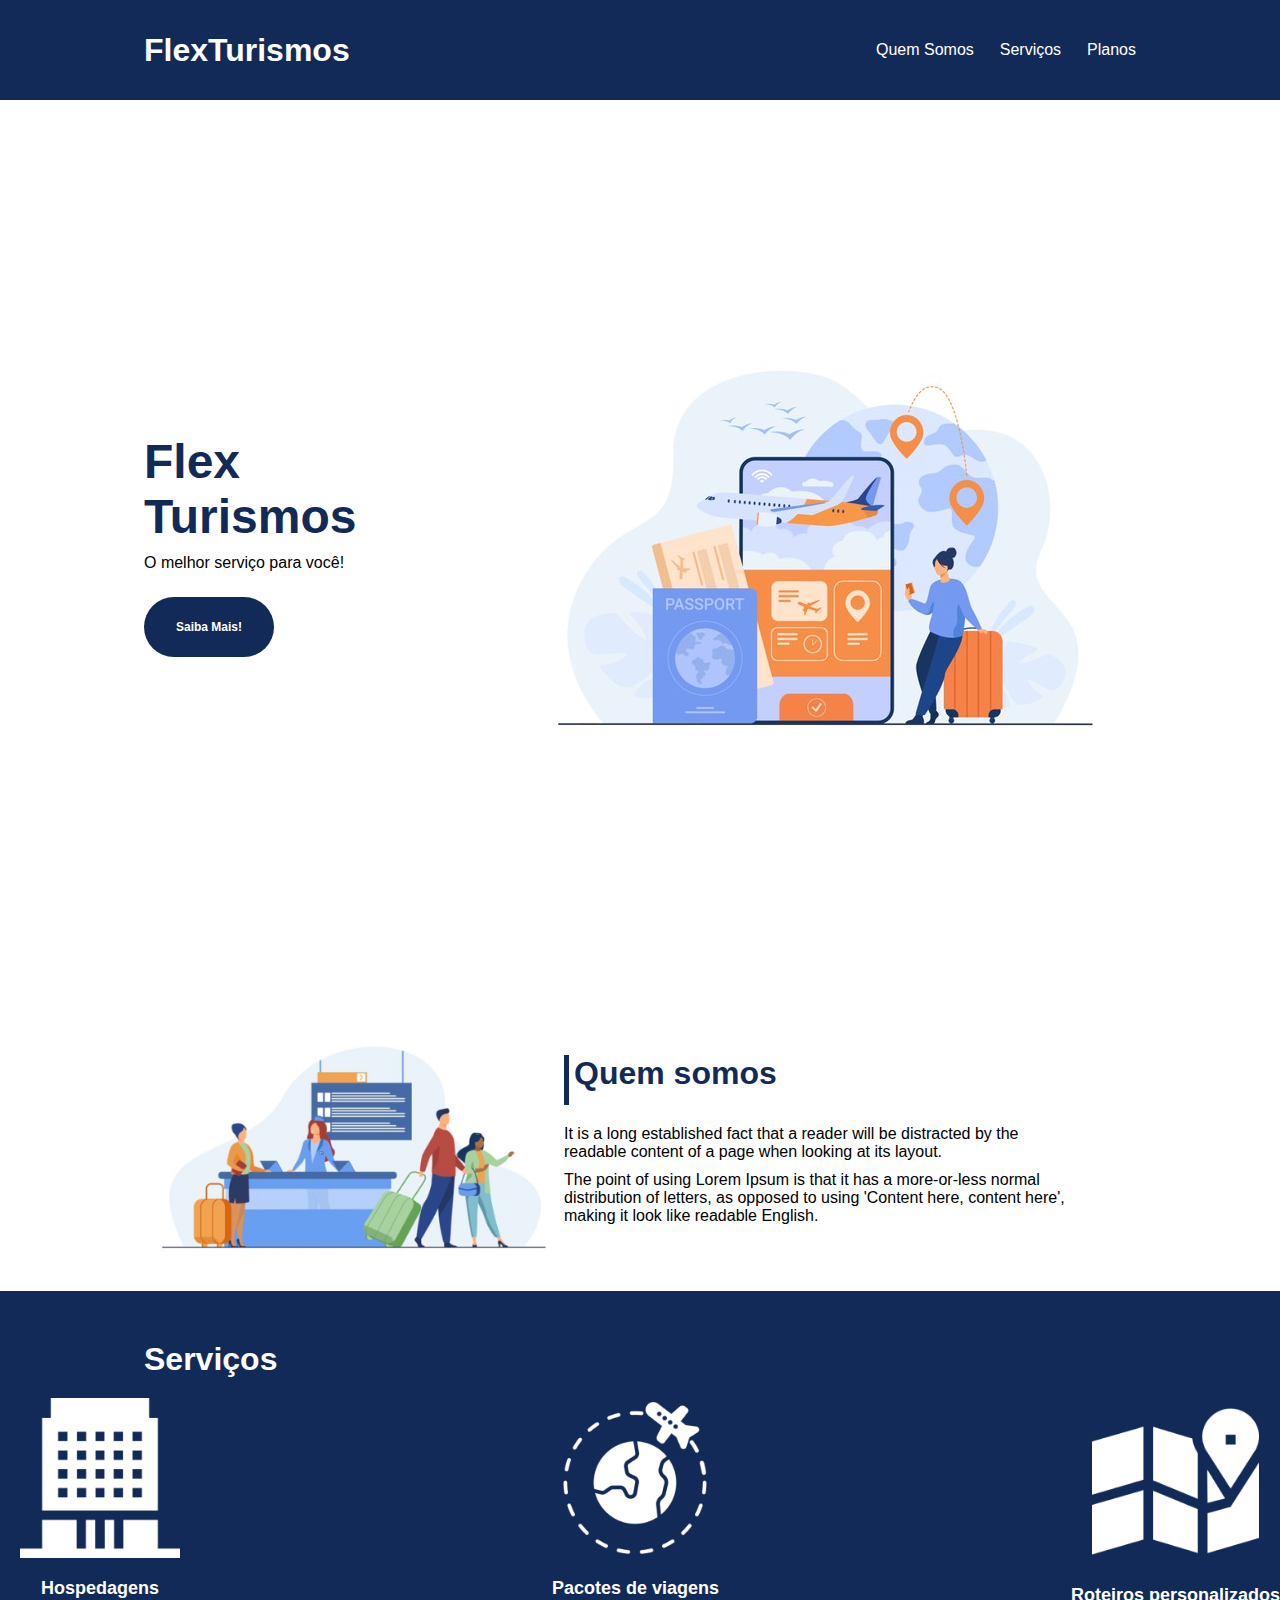
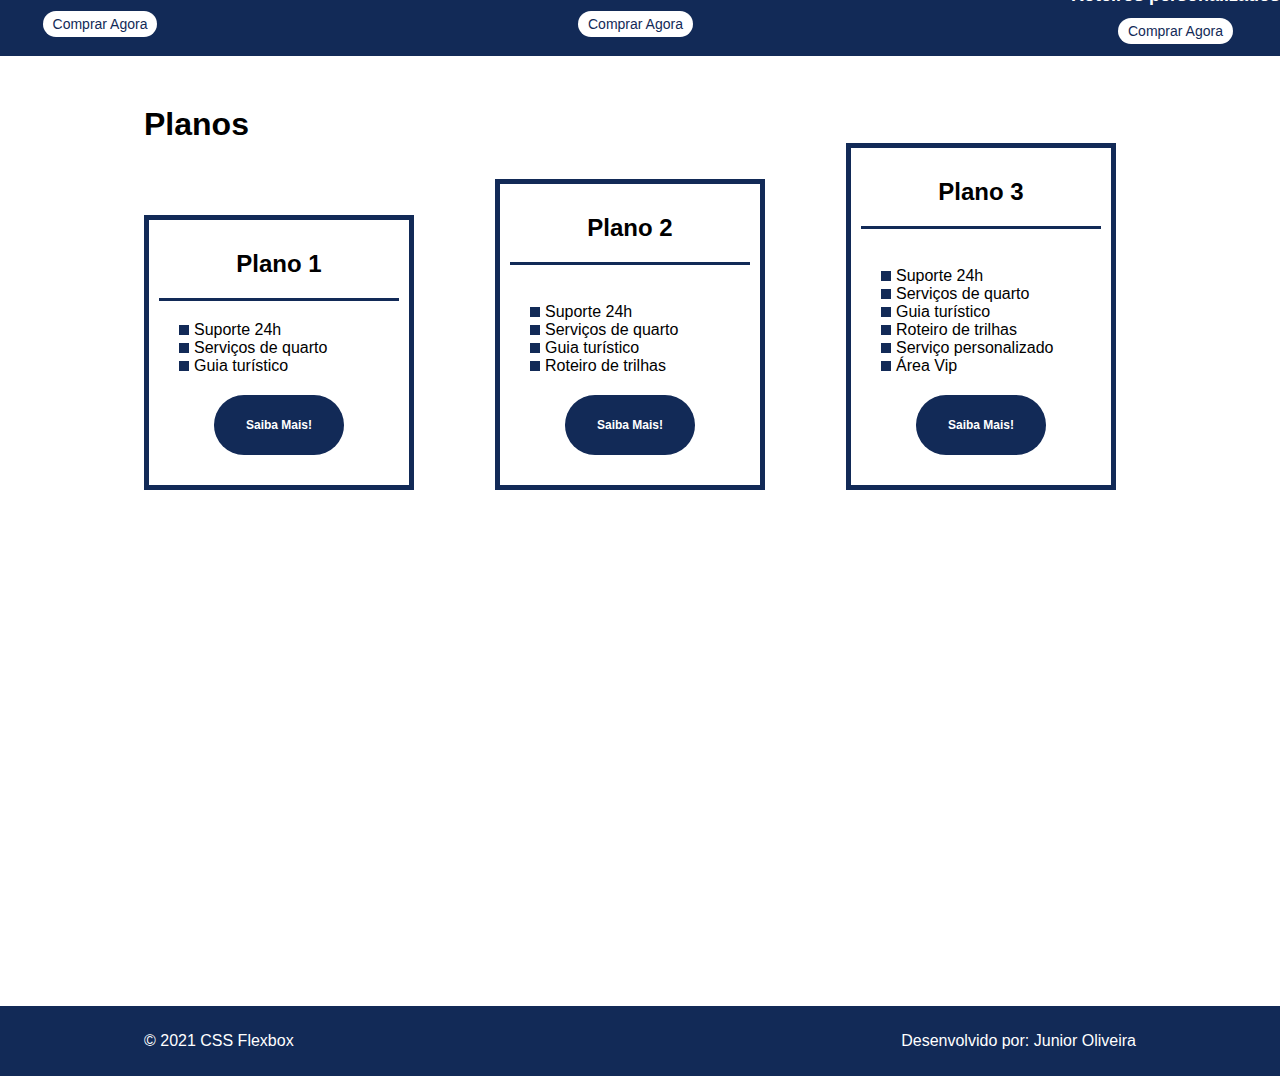
<file: Lading_page/index.html>
<!DOCTYPE html>
<html lang="pt-br">
<head>
    <meta charset="UTF-8">
    <meta name="viewport" content="width=device-width, initial-scale=1.0">
    <title>Flex Turismos</title>
    <link rel="stylesheet" href="./style.css">
</head>
<body>
    <header>
          <div class="flex-container menu">
               <div><h1>FlexTurismos</h1></div>            
               <ul class="list-items">
                   <li><a href="#quem-somos">Quem Somos</a></li>
                   <li><a href="#servicos">Serviços</a></li>
                   <li><a href="#planos">Planos</a></li>
                </div>  
            
              </ul>
    </header>

    <div class="flex-container apresentacao">
        <div class="texto-apresentacao">
            <h1>Flex <br>Turismos</h1>
            <p>O melhor serviço para você!</p>
            <a href="" class="btn">Saiba Mais!</a>
        </div>

        <div>
            <div><img src="./images/0-main.png" alt="banner de apresentação"></div>
        </div>
    </div>

    <div class="flex-container" id="quem-somos">
        
        <div>
            <h2>Quem somos</h2>
            <p>It is a long established fact that a reader will be distracted by the readable content of a page when looking at its layout. </p>
            <p>The point of using Lorem Ipsum is that it has a more-or-less normal distribution of letters, as opposed to using 'Content here, content here', making it look like readable English.</p>
        </div>

        <div>
            <img src="./images/1-quem-somos.png" alt="balcão de atendimento">
        </div>
    </div>

    <div class="container-externo">
        <div class="flex-container" id="servicos">
            <h2>Serviços</h2> 
        </div>

        <div class="list-servicos">
            <div class="item-servico">
                <div><img src="./images/icon-2.png" alt="hospedagens"></div>
                <p>Hospedagens</p>
                <a href="a">Comprar Agora</a>
            </div>

            <div class="item-servico">
               <div><img src="./images/icon-1.png" alt="pacote de viagens"></div>
               <p>Pacotes de viagens</p>
               <a href="a">Comprar Agora</a>
            </div>

            <div class="item-servico">
                <div><img src="./images/icon-3.png" alt="roteiros personalizados"></div>
                <p>Roteiros personalizados</p>
                <a href="a">Comprar Agora</a>
            </div>

        </div>
    </div>

    <div class="flex-container" id="planos">
        <div><h2>Planos</h2></div>

       <div class="list-planos">
        <div class="item-plano">
            <h3>Plano 1</h3>
            <ul>
                <li>Suporte 24h</li>
                <li>Serviços de quarto</li>
                <li>Guia turístico</li>
            </ul>
            <a href="#" class="btn">Saiba Mais!</a>
        </div>

        <div class="item-plano">
            <h3>Plano 2</h3>
            <br>
            <ul>
                <li>Suporte 24h</li>
                <li>Serviços de quarto</li>
                <li>Guia turístico</li>
                <li>Roteiro de trilhas</li>
                
            </ul>
            <a href="#" class="btn">Saiba Mais!</a>
        </div>

        <div class="item-plano">
            <h3>Plano 3</h3>
            <br>
            <ul>
                <li>Suporte 24h</li>
                <li>Serviços de quarto</li>
                <li>Guia turístico</li>
                <li>Roteiro de trilhas</li>
                <li>Serviço personalizado</li>
                <li>Área Vip</li>
            </ul>
            <a href="#" class="btn">Saiba Mais!</a>
        </div>
       </div>
    </div>

    <footer>
        <div class="flex-container footer">
        <p>&copy; 2021 CSS Flexbox</p>
        <p>Desenvolvido por: Junior Oliveira</p>
        </div>
    </footer>

</body>
</html>
</file>
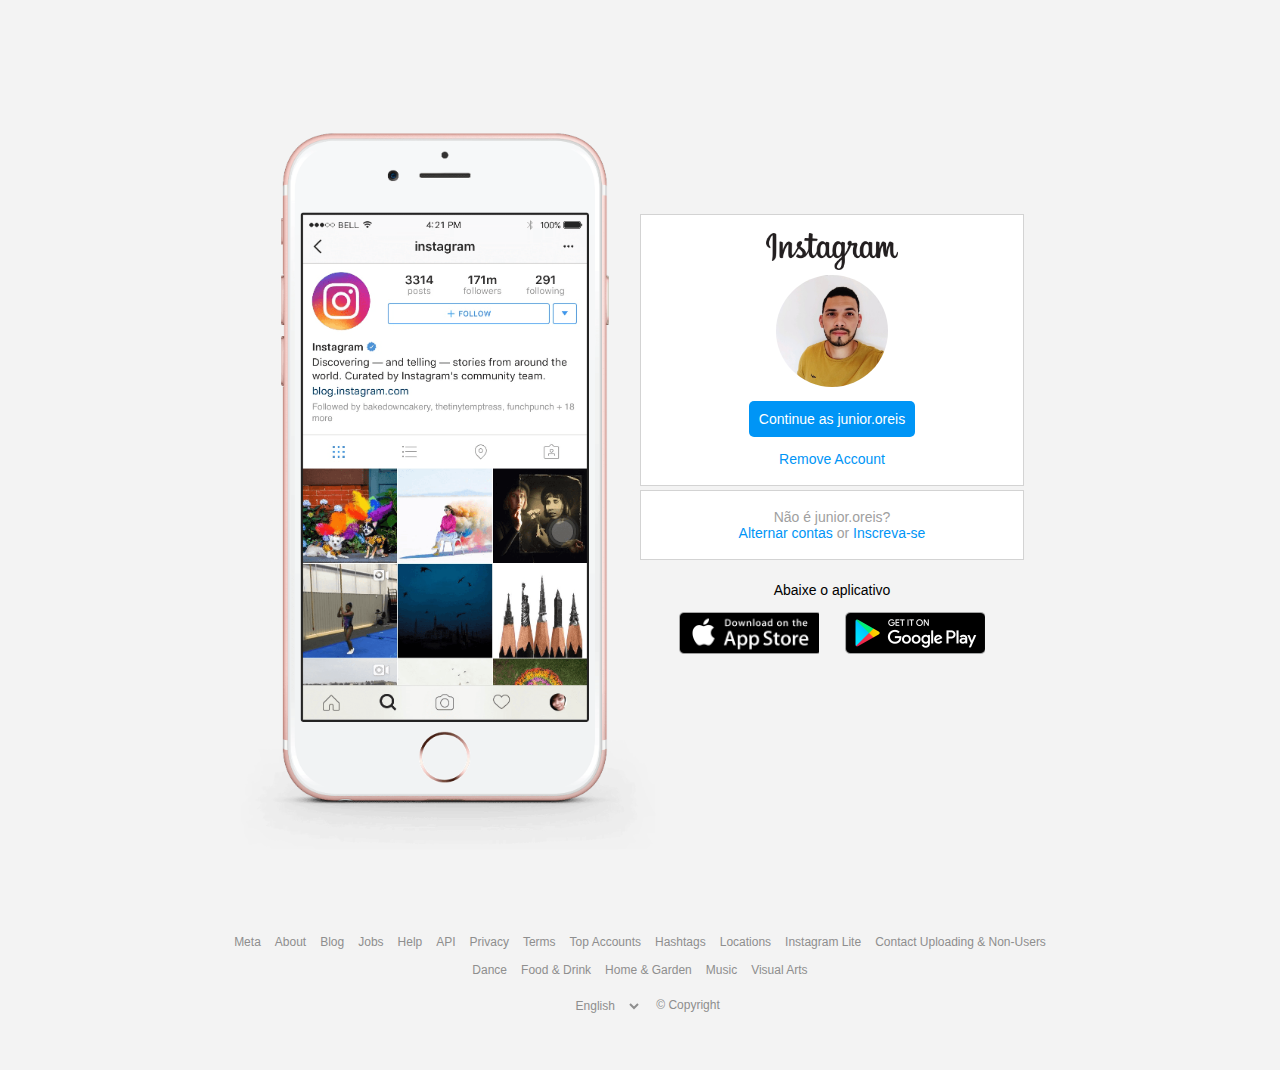
<file: Pagina_inicial_instagram/index.html>
<!DOCTYPE html>
<html lang="en">

<head>
    <meta charset="UTF-8">
    <meta http-equiv="X-UA-Compatible" content="IE=edge">
    <meta name="viewport" content="width=device-width, initial-scale=1.0">
    <link rel="stylesheet" href="style.css">
    <title>Recriando o Instagram</title>
</head>

<body>
    <main>
        <div class="container">
            <div class="phone">
                <img src="./img/instagram-celular.png" alt="imagem de celular">
            </div>
            <div class="account">
                <div class="group">
                    <img src="./img/instagram-logo.png" alt="instagram logo" class="logo">
                    <div class="profile-photo">
                        <img src="./img/instagram-profile.png.jpg" alt="foto do perfil">
                    </div>
                    <a href="#" class="login">Continue as junior.oreis</a>
                    <a href="#" class="remove-account">Remove Account</a>
                </div>
                <div class="group">
                    <p>Não é junior.oreis?</p>
                    <p>
                        <span><a href="#">Alternar contas</a></span> or
                        <span><a href="#">Inscreva-se</a></span>
                    </p>

                </div>
                <div class="app">
                    <p>Abaixe o aplicativo</p>
                    <div class="app-container">
                        <a href="#" class="app-download"></a>
                        <a href="#" class="app-download"></a>
                    </div>
                </div>
            </div>
        </div>

    </main>
    <footer>
        <ul class="list">
            <li><a href="#">Meta</a></li>
            <li><a href="#">About</a></li>
            <li><a href="#">Blog</a></li>
            <li><a href="#">Jobs</a></li>
            <li><a href="#">Help</a></li>
            <li><a href="#">API</a></li>
            <li><a href="#">Privacy</a></li>
            <li><a href="#">Terms</a></li>
            <li><a href="#">Top Accounts</a></li>
            <li><a href="#">Hashtags</a></li>
            <li><a href="#">Locations</a></li>
            <li><a href="#">Instagram Lite</a></li>
            <li><a href="#">Contact Uploading & Non-Users</a></li>
        </ul>
        <ul class="list">
            <li><a href="#">Dance</a></li>
            <li><a href="#">Food & Drink</a></li>
            <li><a href="#">Home & Garden</a></li>
            <li><a href="#">Music</a></li>
            <li><a href="#">Visual Arts</a></li>
        </ul>
        <ul class="copyright">
            <li>
                <select name="language" id="language">
                    <option value="English" selected>English</option>
                    <option value="Portuguese">Portuguese</option>
                    <option value="Spanish">Spanish</option>
                </select>
            </li>
            <li> &copy; Copyright</li>
        </ul>
    </footer>
</body>

</html>
</file>
<file: Lading_page/style.css>
*{
    margin: 0;
    padding: 0;
    font-family: 'Open Sans', sans-serif;
}

ul{
    list-style: none;
    margin: 0;
    padding: 0;
}

ul li a{
    text-decoration: none;
}

div img{
    display: block;
    width: 100%;
}

.flex-container{
    display: flex;
    max-width: 992px;
    margin: auto;
    width: 100%;
    min-width: 10px 15px;

}

header{
    background-color: #122A57;
    height: 100px;
    display:flex;
    align-items: center;
    color:white
}

header .list-items{
    display:flex;
    max-width: 260px;
    width: 100%;
    justify-content: space-between;
    align-self: center;
              
}

.list-items li a{
    color:white;
}


header .menu{
    justify-content: space-between;
    
   
}


.apresentacao{
    height: 100vh;
    align-items: center;
    justify-content: space-between;
       
}

.apresentacao .texto-apresentacao{
    min-height: 200px;
    

    
}

.texto-apresentacao h1{
    color: #122A57;
    font-size: 48px;
    margin-bottom: 10px;
}

.btn{
    background-color: #122A57;
    color:#fff;
    text-align:center;
    border-radius: 30px;
    width: 220px;
    display: block;
    text-decoration: none;
    height: 50px;
    line-height: 50px;
    margin-top: 10px;
    margin-bottom: 10px;
}

#quem-somos{
    flex-direction: row-reverse;
    align-items: center;
    justify-content: space-between; 
}

#quem-somos h2{
    font-size: 32px;
    color: #122A57;
    display:flex;
    margin-bottom: 20px;
}

#quem-somos h2::before{
    content: "";
    height: 50px;
    width: 5px;
    margin-right: 5px;
    background-color: #122A57;
    position: relative;   
}

#quem-somos p{
    margin-bottom: 10px;
    width: 90%;
}


#quem-somos img{
    min-width: 420px;
}
.container-externo{
    background-color: #122A57;
    width: 100%;
    
}

#servicos{
    flex-direction: column;
    padding-top: 50px;
    border: 100px;
    
}
#servicos h2{
    color:#fff;
    font-size: 32px;
    margin-bottom: 20px;

}

.list-servicos{
    display: flex;
    justify-content: space-between;
}

.list-servicos .item-servico{
    text-align: center;
      
    
    
}

.item-servico a{
    width: 220px;
    background-color: #ffff;
    border-radius: 30px;
    height: 50px;
    text-align: center;
    margin-top: 20px;
    line-height: 50px;
    padding: 5px 10px;
    color: #122A57;
    font-size: 14px;
    text-decoration: none;
}

.btn{
    width: 120px;
    background-color:#122A57;
    border-radius: 40px;
    height: 50px;
    text-align: center;
    margin-top: 25px;
    line-height: 50px;
    padding: 5px;
    color: white;
    font-size: 12px;
    text-decoration: none;
    font-weight: 700;
}

.item-servico p{
    font-weight: 700;
    font-size: 18px;
    color: #fff;
    margin-top: 20px;
}

.item-servico img{
    width: 80%;
    margin: auto;
}

#planos{
flex-direction: column;
min-height: 100vh;
padding-top: 50px;
}

#planos h2{
    font-size: 32px;
}

.list-planos{
display: flex;
align-items: flex-end;
justify-content: space-between;
}

.item-plano{
    flex: 1;
    border: 5px solid #122A57;
    margin-right: 20px;
    padding: 10px;
    max-width: 240px;
    
}

.item-plano .btn{
    margin: auto;
    margin-bottom: 20px;
}

.item-plano h3{
    font-size: 24px;
    display: flex;
    flex-direction: column;
    text-align: center;
    margin-top: 20px;

}

.item-plano h3::after{
    content: "";
    background-color: #122A57;
    width: 100%;
    height: 3px;
    margin-top: 20px;
    margin-bottom: 10px;

}

.item-plano ul{
    padding: 10px 20px;
    display: flex;
    flex-direction: column;
    margin-bottom: 10px;
}

.item-plano ul li{
    display: flex;
    flex-wrap: nowrap;
    align-items: center;
}

.item-plano ul li::before{
    content: "";
    width: 10px;
    height: 10px;
    background-color: #122A57;
    margin-right: 5px;
}

footer{
    background-color: #122A57;
    height: 70px;
    display: flex;
    align-items: center;
    
}

footer .footer{
    justify-content: space-between;
    color:#fff
}

/* mobile */
@media(max-width: 992px){
    .flex-container{
        flex-direction: column;
    }
    .apresentacao{
        flex-direction: column-reverse;
        width: 100%;
    }

    #quem-somos{
        flex-direction: column-reverse;
    }
    
    #quem-somos img{
        min-width: 320px;
        margin: auto;
    }

    .list-servicos{
        flex-direction: column;
    }

    .item-servico img{
        width: 50%;
        margin: auto;
    }


    .list-planos{
        flex-direction: column;
        align-items: flex-start;
        margin-bottom: 20px;
    }

    .list-planos .item-plano{
        max-width: 90%;
        margin: auto;
        width: 100%;
        margin-bottom: 20px;
    }

}
</file>
<file: Pagina_inicial_instagram/style.css>
* {
    margin: 0;
    padding: 0;
    box-sizing: border-box;
    font-family: sans-serif;
    font-size: 14px;
    text-decoration: none;
}

body {
    width: 100%;
    min-height: 100vh;
    background-color: rgb(243, 243, 243);
    margin: 0;
    padding: 0;
}

main {
    display: flex;
    justify-content: center;
}

.container {
    width: 60%;
    height: 100vh;
    display: flex;
    align-items: center;
    justify-content: start;
}

.phone {
    width: 50%;
    display: flex;
    align-items: center;
    justify-content: center;
}

.phone img {
    height: 90vh;
}

.account {
    width: 50%;
    min-height: 34rem;
    display: flex;
    flex-direction: column;
    align-items: center;
    justify-content: space-around;
}

.group {
    width: 100%;
    padding: 1.3rem 0;
    background-color: white;
    border: 1px solid lightgray;
    display: flex;
    flex-direction: column;
    align-items: center;
    justify-content: space-between;

}

.group:nth-child(1) {
    min-height: 19rem;
}

.logo {
    height: 3rem;
    padding-bottom: 5px;
}

.profile-photo {
    border-radius: 50%;
    overflow: hidden;
    display: flex;
    justify-content: center;
    align-items: center;
}

.profile-photo img {
    height: 8rem;
    
}

.login {
    background-color: #0095f6;
    color: white;
    padding: 10px;
    border-radius: 5px;
    margin: 1rem 0;
}

.remove-account {
    color: #0095f6;
}

.group:nth-child(2) {
    color: rgb(160, 160, 160);
}

.group:nth-child(2) a {
    color: #0095f6;
}

.app {
    display: flex;
    flex-direction: column;
    align-items: center;
    justify-content: center;
    width: 100%;
    padding: 1.3rem 0;
}

.app-container {
    width: 100%;
    padding: 1rem;
    display: flex;
    justify-content: space-evenly;
    align-items: center;
}

.app-download {
    height: 3rem;
    width: 10rem;
    background-size: cover;
}

.app-download:nth-child(1) {
    background-image: url('./img/apple-button.png');
}

.app-download:nth-child(2) {
    background-image: url('./img/googleplay-button.png');
}

/* extra - footer */

footer {
    padding: 2rem;
    margin-bottom: 2rem;
}

footer ul {
    display: flex;
    justify-content: center;
    flex-wrap: wrap;

}

footer ul li {
    list-style-type: none;
    display: flex;
    flex-basis: auto;
}


footer ul li a,
footer ul li select,
footer ul li {
    color: #8e8e8e;
    font-size: 12px;
}

footer ul li select {
    border: none;
    background-color: transparent;
    text-align: center;
}

footer .list li {
    padding: 0.5rem;
    justify-content: space-around;
}


footer .copyright {
    padding-top: 1rem;
}

footer .copyright li:nth-child(2) {
    padding-left: 1rem;
}




/* media queries */


@media (max-width: 1024px) {
    .container {
        width: 80%;
    }

    .app-download {
        background-size: contain;
        background-repeat: no-repeat;

    }
}

@media (max-width: 650px) {
    body {
        background-color: white;
    }

    .container {
        width: 90%;

    }

    .phone {
        display: none;
    }

    .account {
        width: 100%;
    }

    .group {
        border: 1px solid transparent;
    }
}
</file>
